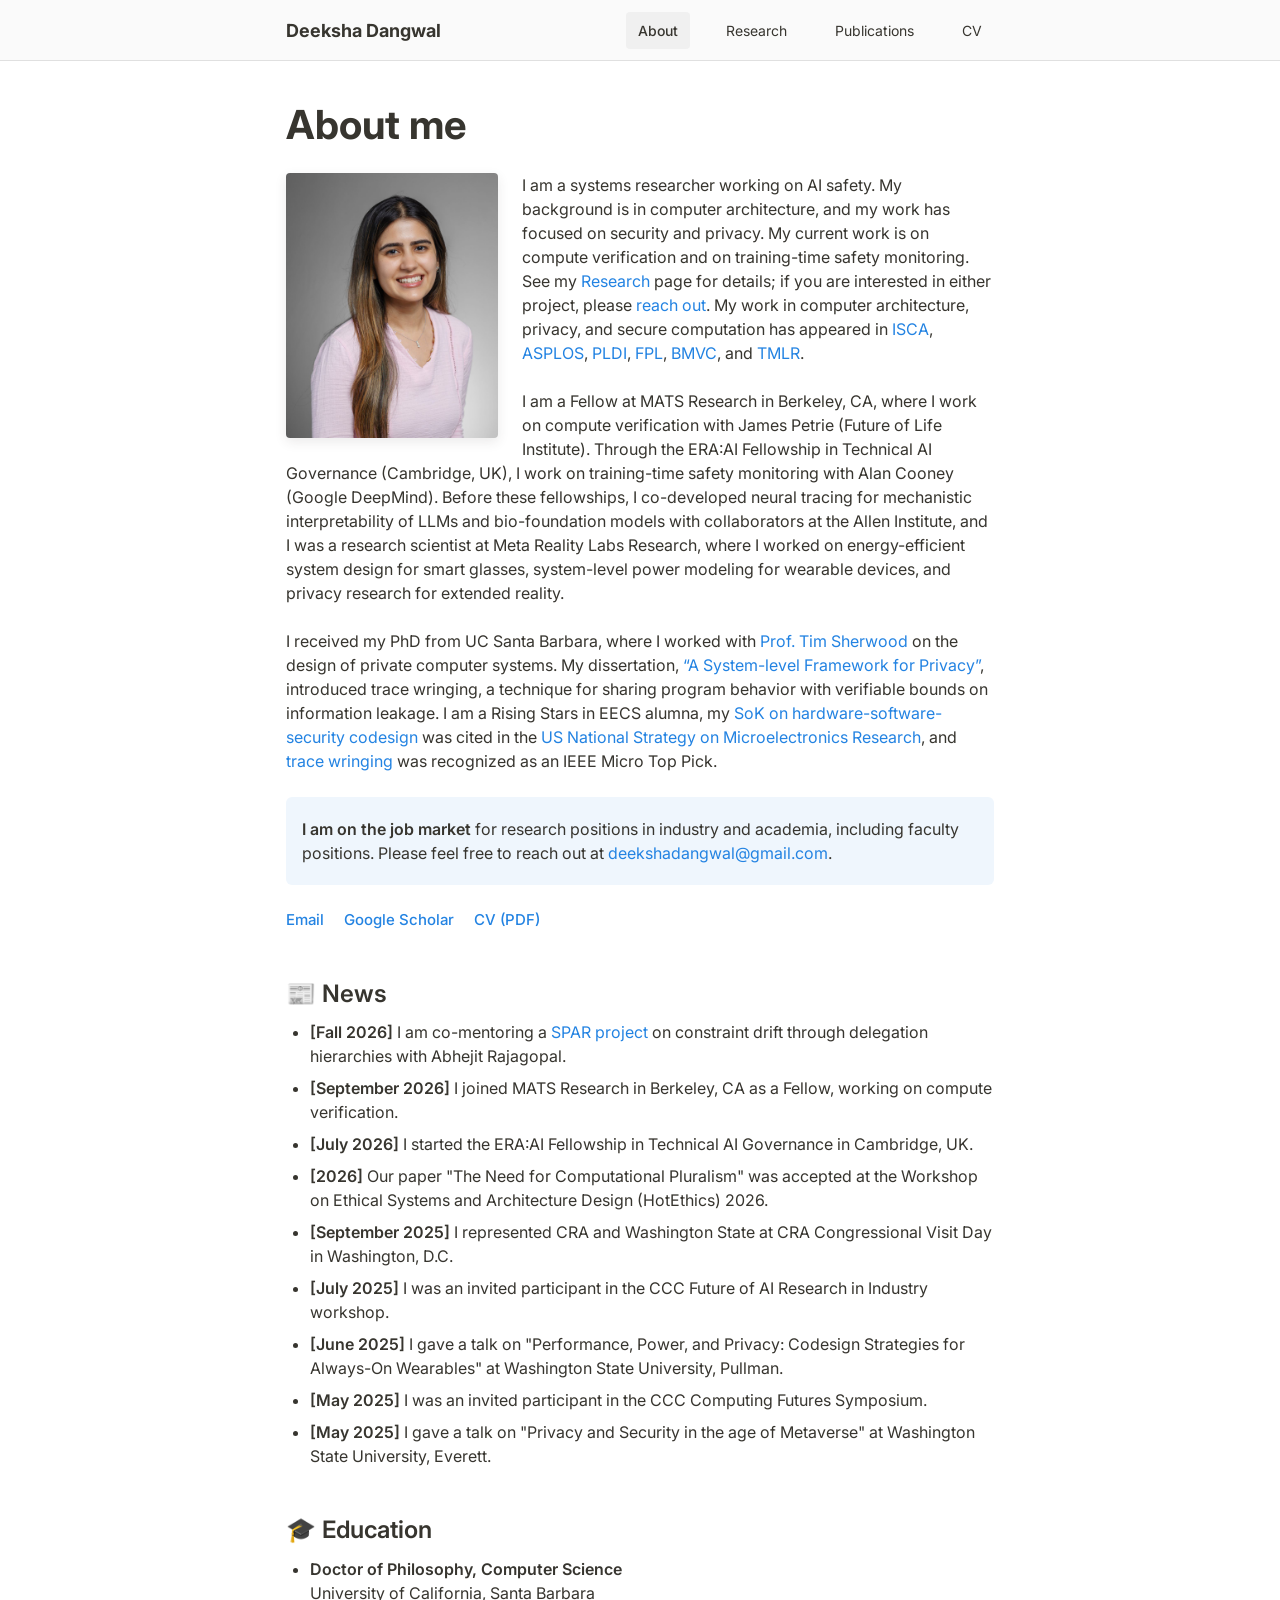
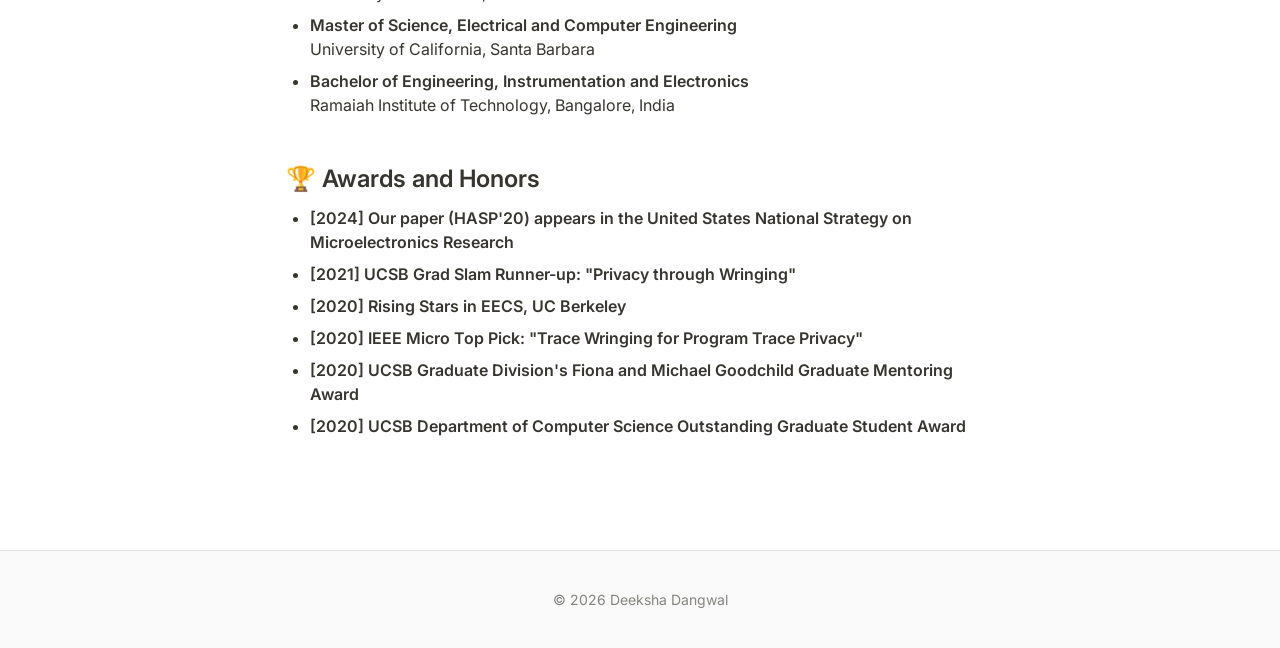
<file: index.html>
<!DOCTYPE html>
<html lang="en">
<head>
    <meta charset="UTF-8">
    <meta name="viewport" content="width=device-width, initial-scale=1.0">
    <title>Deeksha Dangwal</title>
    <meta name="description" content="Deeksha Dangwal: systems researcher working on AI safety, with a background in computer architecture and a focus on security and privacy.">
    <meta property="og:title" content="Deeksha Dangwal">
    <meta property="og:description" content="Systems researcher working on AI safety, with a background in computer architecture and a focus on security and privacy.">
    <meta property="og:image" content="https://www.deekshadangwal.com/headshot.jpg">
    <meta property="og:url" content="https://www.deekshadangwal.com/">
    <link rel="icon" href="favicon.svg" type="image/svg+xml">
    <link rel="stylesheet" href="styles.css">
    <link rel="preconnect" href="https://fonts.googleapis.com">
    <link rel="preconnect" href="https://fonts.gstatic.com" crossorigin>
    <link href="https://fonts.googleapis.com/css2?family=Inter:wght@400;500;600;700&display=swap" rel="stylesheet">
</head>
<body class="notion-light-theme">
    <div class="notion-app-inner">
        <nav class="navigation">
            <div class="nav-container">
                <div class="nav-logo">
                    <a href="index.html">Deeksha Dangwal</a>
                </div>
                <div class="nav-links">
                    <a href="index.html" class="nav-link active">About</a>
                    <a href="research.html" class="nav-link">Research</a>
                    <a href="publications.html" class="nav-link">Publications</a>
                    <a href="deeksha_dangwal_cv.pdf" class="nav-link" target="_blank">CV</a>
                </div>
            </div>
        </nav>

        <div class="layout layout-wide">
            <main class="layout-content">
                <div class="page-content">
                    <h1 class="page-title">About me</h1>

                    <div class="profile-image">
                        <img src="headshot.jpg" alt="Deeksha Dangwal">
                    </div>

                    <div class="block-content">
                        <p>I am a systems researcher working on AI safety. My background is in computer architecture, and my work has focused on security and privacy. My current work is on compute verification and on training-time safety monitoring. See my <a href="research.html">Research</a> page for details; if you are interested in either project, please <a class="email" data-u="deekshadangwal" data-d="gmail.com">reach out</a>. My work in computer architecture, privacy, and secure computation has appeared in <a href="https://sites.cs.ucsb.edu/~sherwood/pubs/ISCA-18-charm.pdf">ISCA</a>, <a href="https://sites.cs.ucsb.edu/~sherwood/pubs/ASPLOS-19-wring.pdf">ASPLOS</a>, <a href="https://arxiv.org/pdf/2101.07841">PLDI</a>, <a href="https://sites.cs.ucsb.edu/~sherwood/pubs/FPL-17-pyrtl.pdf">FPL</a>, <a href="https://bmva-archive.org.uk/bmvc/2021/assets/papers/1603.pdf">BMVC</a>, and <a href="https://arxiv.org/pdf/2412.10448">TMLR</a>.</p>
                    </div>

                    <div class="block-content">
                        <p>I am a Fellow at MATS Research in Berkeley, CA, where I work on compute verification with James Petrie (Future of Life Institute). Through the ERA:AI Fellowship in Technical AI Governance (Cambridge, UK), I work on training-time safety monitoring with Alan Cooney (Google DeepMind). Before these fellowships, I co-developed neural tracing for mechanistic interpretability of LLMs and bio-foundation models with collaborators at the Allen Institute, and I was a research scientist at Meta Reality Labs Research, where I worked on energy-efficient system design for smart glasses, system-level power modeling for wearable devices, and privacy research for extended reality.</p>
                    </div>

                    <div class="block-content">
                        <p>I received my PhD from UC Santa Barbara, where I worked with <a href="https://sites.cs.ucsb.edu/~sherwood/">Prof. Tim Sherwood</a> on the design of private computer systems. My dissertation, <a href="https://www.proquest.com/docview/2923629631">&ldquo;A System-level Framework for Privacy&rdquo;</a>, introduced trace wringing, a technique for sharing program behavior with verifiable bounds on information leakage. I am a Rising Stars in EECS alumna, my <a href="https://arxiv.org/pdf/2105.00378">SoK on hardware-software-security codesign</a> was cited in the <a href="https://www.nitrd.gov/pubs/National-Strategy-on-Microelectronics-Research-March-2024.pdf">US National Strategy on Microelectronics Research</a>, and <a href="https://sites.cs.ucsb.edu/~sherwood/pubs/IEEEMicro-20-wringing.pdf">trace wringing</a> was recognized as an IEEE Micro Top Pick.</p>
                    </div>

                    <div class="block-content callout">
                        <p><strong>I am on the job market</strong> for research positions in industry and academia, including faculty positions. Please feel free to reach out at <a class="email email-text" data-u="deekshadangwal" data-d="gmail.com">deekshadangwal [at] gmail [dot] com</a>.</p>
                    </div>

                    <div class="block-content contact-row">
                        <a class="email" data-u="deekshadangwal" data-d="gmail.com">Email</a>
                        <a href="https://scholar.google.com/citations?user=11KckrAAAAAJ&hl=en">Google Scholar</a>
                        <a href="deeksha_dangwal_cv.pdf" target="_blank">CV (PDF)</a>
                    </div>

                    <div class="block-content">
                        <h2>📰 News</h2>
                        <ul>
                            <li><strong>[Fall 2026]</strong> I am co-mentoring a <a href="https://sparai.org/projects/f26/recIHq2myqMGSkiHs/">SPAR project</a> on constraint drift through delegation hierarchies with Abhejit Rajagopal.</li>
                            <li><strong>[September 2026]</strong> I joined MATS Research in Berkeley, CA as a Fellow, working on compute verification.</li>
                            <li><strong>[July 2026]</strong> I started the ERA:AI Fellowship in Technical AI Governance in Cambridge, UK.</li>
                            <li><strong>[2026]</strong> Our paper "The Need for Computational Pluralism" was accepted at the Workshop on Ethical Systems and Architecture Design (HotEthics) 2026.</li>
                            <li><strong>[September 2025]</strong> I represented CRA and Washington State at CRA Congressional Visit Day in Washington, D.C.</li>
                            <li><strong>[July 2025]</strong> I was an invited participant in the CCC Future of AI Research in Industry workshop.</li>
                            <li><strong>[June 2025]</strong> I gave a talk on "Performance, Power, and Privacy: Codesign Strategies for Always-On Wearables" at Washington State University, Pullman.</li>
                            <li><strong>[May 2025]</strong> I was an invited participant in the CCC Computing Futures Symposium.</li>
                            <li><strong>[May 2025]</strong> I gave a talk on "Privacy and Security in the age of Metaverse" at Washington State University, Everett.</li>
                        </ul>
                    </div>

                    <div class="block-content">
                        <h2>🎓 Education</h2>
                        <ul>
                            <li>
                                <strong>Doctor of Philosophy, Computer Science</strong><br>
                                University of California, Santa Barbara
                            </li>
                            <li>
                                <strong>Master of Science, Electrical and Computer Engineering</strong><br>
                                University of California, Santa Barbara
                            </li>
                            <li>
                                <strong>Bachelor of Engineering, Instrumentation and Electronics</strong><br>
                                Ramaiah Institute of Technology, Bangalore, India
                            </li>
                        </ul>
                    </div>

                    <div class="block-content">
                        <h2>🏆 Awards and Honors</h2>
                        <ul>
                            <li><strong>[2024] Our paper (HASP'20) appears in the United States National Strategy on Microelectronics Research</strong></li>
                            <li><strong>[2021] UCSB Grad Slam Runner-up: "Privacy through Wringing"</strong></li>
                            <li><strong>[2020] Rising Stars in EECS, UC Berkeley</strong></li>
                            <li><strong>[2020] IEEE Micro Top Pick: "Trace Wringing for Program Trace Privacy"</strong></li>
                            <li><strong>[2020] UCSB Graduate Division's Fiona and Michael Goodchild Graduate Mentoring Award</strong></li>
                            <li><strong>[2020] UCSB Department of Computer Science Outstanding Graduate Student Award</strong></li>
                        </ul>
                    </div>
                </div>
            </main>
        </div>

        <footer class="footer">
            <div class="footer-content">
                <p>© 2026 Deeksha Dangwal</p>
            </div>
        </footer>
    </div>
    <script>
        document.querySelectorAll('a.email').forEach(function (a) {
            var addr = a.dataset.u + '@' + a.dataset.d;
            a.href = 'mailto:' + addr;
            if (a.classList.contains('email-text')) { a.textContent = addr; }
        });
    </script>
</body>
</html>
</file>
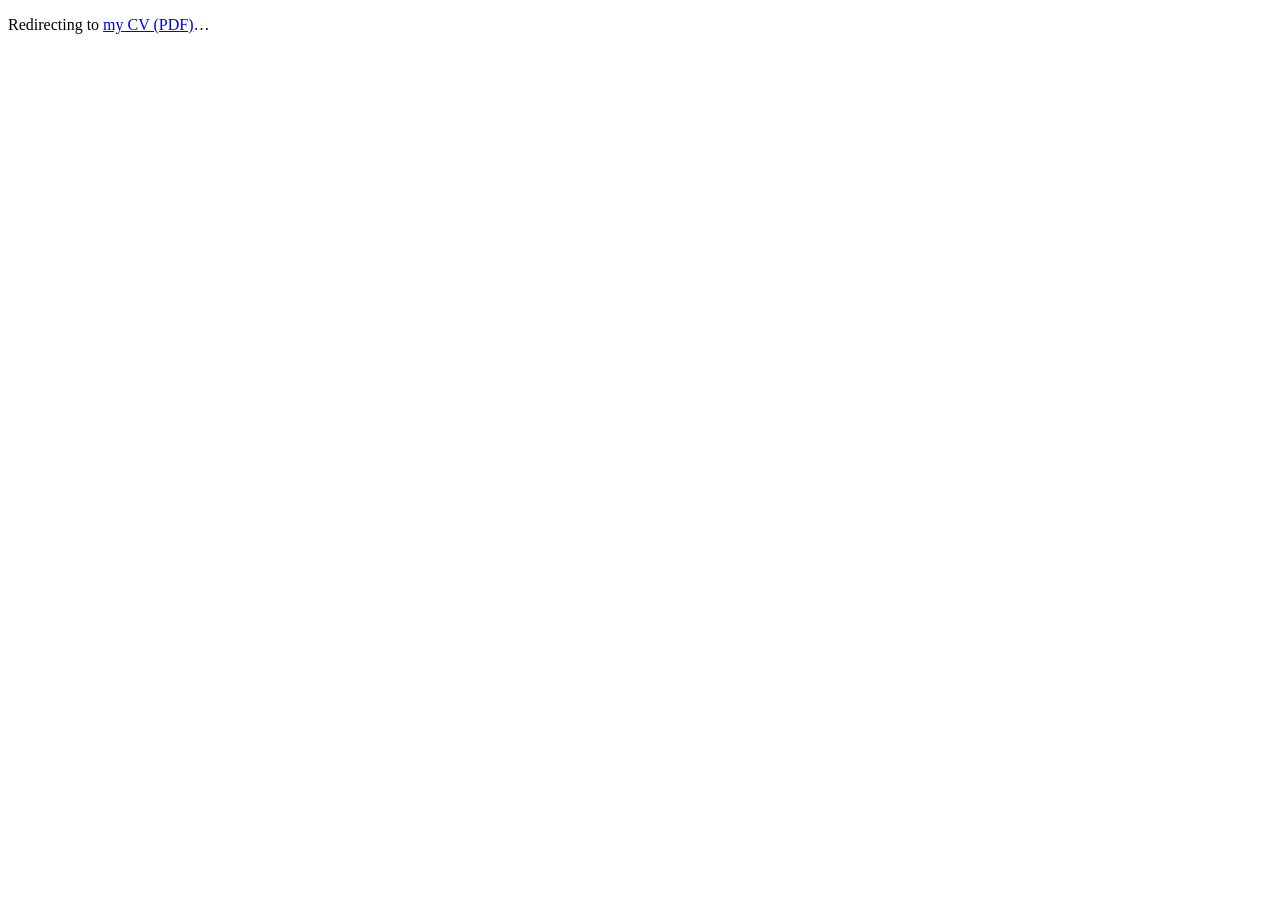
<file: cv.html>
<!DOCTYPE html>
<html lang="en">
<head>
    <meta charset="UTF-8">
    <title>CV - Deeksha Dangwal</title>
    <link rel="icon" href="favicon.svg" type="image/svg+xml">
    <meta http-equiv="refresh" content="0; url=deeksha_dangwal_cv.pdf">
    <link rel="canonical" href="https://www.deekshadangwal.com/deeksha_dangwal_cv.pdf">
</head>
<body>
    <p>Redirecting to <a href="deeksha_dangwal_cv.pdf">my CV (PDF)</a>…</p>
</body>
</html>
</file>
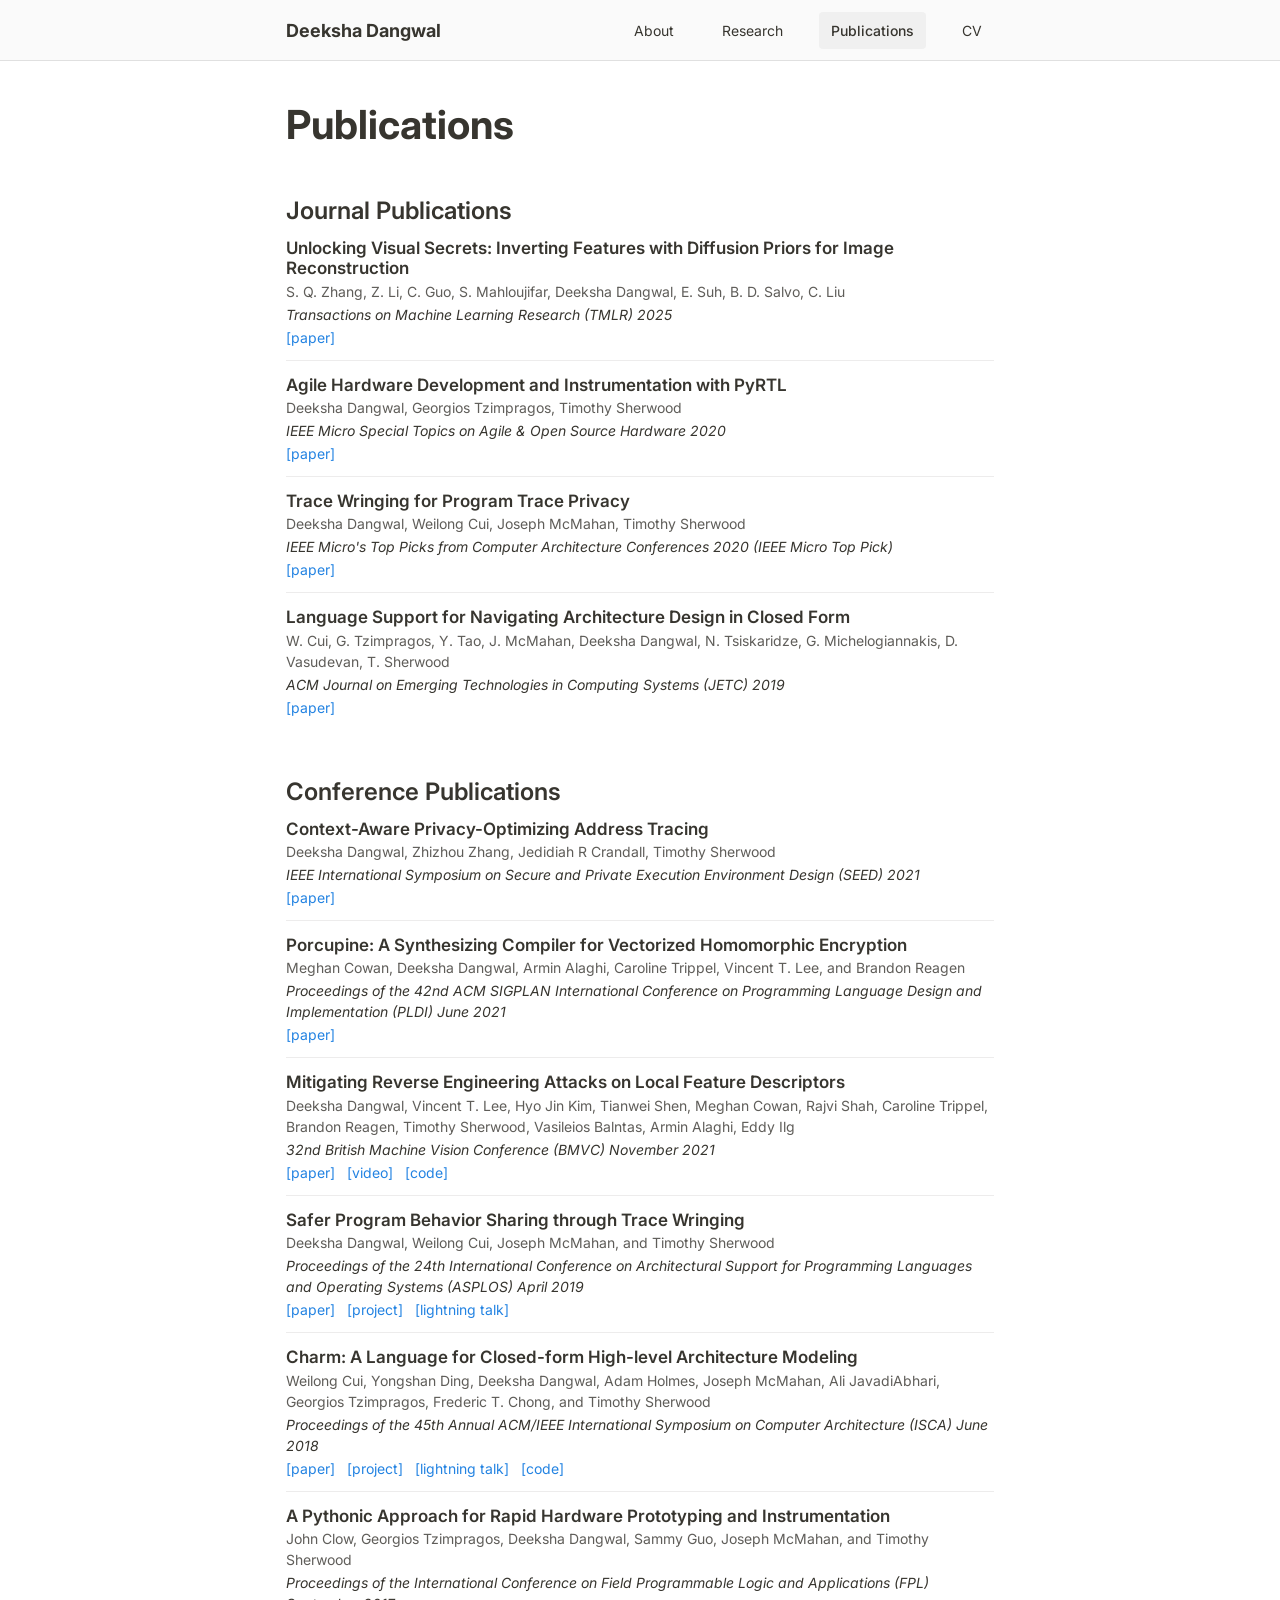
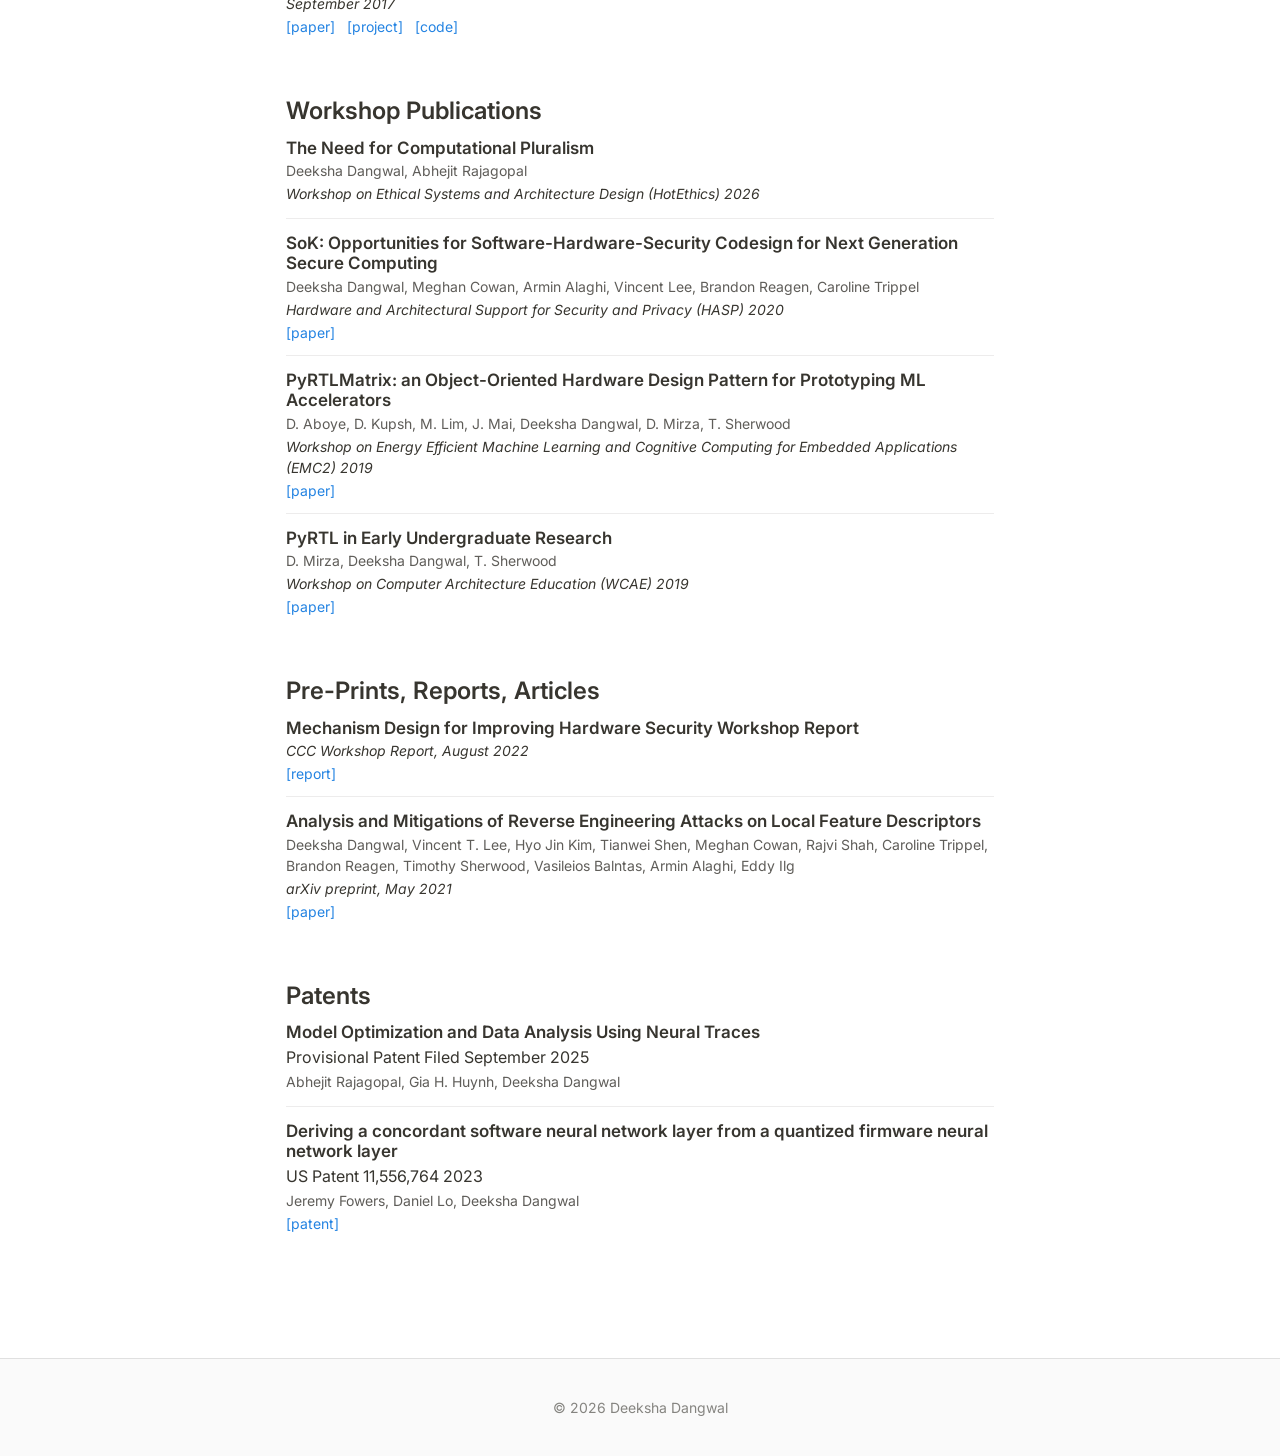
<file: publications.html>
<!DOCTYPE html>
<html lang="en">
<head>
    <meta charset="UTF-8">
    <meta name="viewport" content="width=device-width, initial-scale=1.0">
    <title>Publications - Deeksha Dangwal</title>
    <link rel="icon" href="favicon.svg" type="image/svg+xml">
    <link rel="stylesheet" href="styles.css">
    <link rel="preconnect" href="https://fonts.googleapis.com">
    <link rel="preconnect" href="https://fonts.gstatic.com" crossorigin>
    <link href="https://fonts.googleapis.com/css2?family=Inter:wght@400;500;600;700&display=swap" rel="stylesheet">
</head>
<body class="notion-light-theme">
    <div class="notion-app-inner">
        <nav class="navigation">
            <div class="nav-container">
                <div class="nav-logo">
                    <a href="index.html">Deeksha Dangwal</a>
                </div>
                <div class="nav-links">
                    <a href="index.html" class="nav-link">About</a>
                    <a href="research.html" class="nav-link">Research</a>
                    <a href="publications.html" class="nav-link active">Publications</a>
                    <a href="deeksha_dangwal_cv.pdf" class="nav-link" target="_blank">CV</a>
                </div>
            </div>
        </nav>

        <div class="layout layout-wide">
            <main class="layout-content">
                <div class="page-content">
                    <h1 class="page-title">Publications</h1>

                    <div class="block-content">
                        <h2>Journal Publications</h2>
                        
                        <div class="publication">
                            <h3>Unlocking Visual Secrets: Inverting Features with Diffusion Priors for Image Reconstruction</h3>
                            <p class="publication-authors">S. Q. Zhang, Z. Li, C. Guo, S. Mahloujifar, Deeksha Dangwal, E. Suh, B. D. Salvo, C. Liu</p>
                            <p class="publication-venue">Transactions on Machine Learning Research (TMLR) 2025</p>
                            <div class="publication-links">
                                <a href="https://arxiv.org/pdf/2412.10448" class="notion-link">[paper]</a>
                            </div>
                        </div>

                        <div class="publication">
                            <h3>Agile Hardware Development and Instrumentation with PyRTL</h3>
                            <p class="publication-authors">Deeksha Dangwal, Georgios Tzimpragos, Timothy Sherwood</p>
                            <p class="publication-venue">IEEE Micro Special Topics on Agile & Open Source Hardware 2020</p>
                            <div class="publication-links">
                                <a href="https://ieeexplore.ieee.org/document/9099999" class="notion-link">[paper]</a>
                            </div>
                        </div>

                        <div class="publication">
                            <h3>Trace Wringing for Program Trace Privacy</h3>
                            <p class="publication-authors">Deeksha Dangwal, Weilong Cui, Joseph McMahan, Timothy Sherwood</p>
                            <p class="publication-venue">IEEE Micro's Top Picks from Computer Architecture Conferences 2020 (IEEE Micro Top Pick)</p>
                            <div class="publication-links">
                                <a href="https://sites.cs.ucsb.edu/~sherwood/pubs/IEEEMicro-20-wringing.pdf" class="notion-link">[paper]</a>
                            </div>
                        </div>

                        <div class="publication">
                            <h3>Language Support for Navigating Architecture Design in Closed Form</h3>
                            <p class="publication-authors">W. Cui, G. Tzimpragos, Y. Tao, J. McMahan, Deeksha Dangwal, N. Tsiskaridze, G. Michelogiannakis, D. Vasudevan, T. Sherwood</p>
                            <p class="publication-venue">ACM Journal on Emerging Technologies in Computing Systems (JETC) 2019</p>
                            <div class="publication-links">
                                <a href="https://dl.acm.org/doi/pdf/10.1145/3360047" class="notion-link">[paper]</a>
                            </div>
                        </div>
                    </div>

                    <div class="block-content">
                        <h2>Conference Publications</h2>
                        
                        <div class="publication">
                            <h3>Context-Aware Privacy-Optimizing Address Tracing</h3>
                            <p class="publication-authors">Deeksha Dangwal, Zhizhou Zhang, Jedidiah R Crandall, Timothy Sherwood</p>
                            <p class="publication-venue">IEEE International Symposium on Secure and Private Execution Environment Design (SEED) 2021</p>
                            <div class="publication-links">
                                <a href="https://ieeexplore.ieee.org/document/9604789" class="notion-link">[paper]</a>
                            </div>
                        </div>

                        <div class="publication">
                            <h3>Porcupine: A Synthesizing Compiler for Vectorized Homomorphic Encryption</h3>
                            <p class="publication-authors">Meghan Cowan, Deeksha Dangwal, Armin Alaghi, Caroline Trippel, Vincent T. Lee, and Brandon Reagen</p>
                            <p class="publication-venue">Proceedings of the 42nd ACM SIGPLAN International Conference on Programming Language Design and Implementation (PLDI) June 2021</p>
                            <!-- <p class="publication-description">Developed a technique for safely sharing program execution traces while preserving privacy. Recognized as an IEEE Micro Top Pick in 2020.</p> -->
                            <div class="publication-links">
                                <a href="https://arxiv.org/pdf/2101.07841" class="notion-link">[paper]</a>
                                <!-- <a href="#" class="notion-link">[video]</a>
                                <a href="#" class="notion-link">[code]</a> -->
                            </div>
                        </div>

                        <div class="publication">
                            <h3>Mitigating Reverse Engineering Attacks on Local Feature Descriptors</h3>
                            <p class="publication-authors">Deeksha Dangwal, Vincent T. Lee, Hyo Jin Kim, Tianwei Shen, Meghan Cowan, Rajvi Shah, Caroline Trippel, Brandon Reagen, Timothy Sherwood, Vasileios Balntas, Armin Alaghi, Eddy Ilg</p>
                            <p class="publication-venue">32nd British Machine Vision Conference (BMVC) November 2021</p>
                            <!-- <p class="publication-description">Developed a technique for safely sharing program execution traces while preserving privacy. Recognized as an IEEE Micro Top Pick in 2020.</p> -->
                            <div class="publication-links">
                                <a href="https://bmva-archive.org.uk/bmvc/2021/assets/papers/1603.pdf" class="notion-link">[paper]</a>
                                <a href="https://bmva-archive.org.uk/bmvc/2021/conference/papers/paper_1603.html" class="notion-link">[video]</a>
                                <a href="https://bmva-archive.org.uk/bmvc/2021/assets/supp/1603_supp.zip" class="notion-link">[code]</a>
                            </div>
                        </div>
                        

                        <div class="publication">
                            <h3>Safer Program Behavior Sharing through Trace Wringing</h3>
                            <p class="publication-authors">Deeksha Dangwal, Weilong Cui, Joseph McMahan, and Timothy Sherwood</p>
                            <p class="publication-venue">Proceedings of the 24th International Conference on Architectural Support for Programming Languages and Operating Systems (ASPLOS) April 2019</p>
                            <!-- <p class="publication-description">Introduced novel techniques for extreme model compression and near-sensor processing for AR glasses, achieving 10x power reduction.</p> -->
                            <div class="publication-links">
                                <a href="https://sites.cs.ucsb.edu/~sherwood/pubs/ASPLOS-19-wring.pdf" class="notion-link">[paper]</a>
                                <a href="https://www.arch.cs.ucsb.edu/trace-wringing" class="notion-link">[project]</a>
                                <a href="https://www.youtube.com/watch?v=voulS9LIorw" class="notion-link">[lightning talk]</a>
                            </div>
                        </div>

                        <div class="publication">
                            <h3>Charm: A Language for Closed-form High-level Architecture Modeling</h3>
                            <p class="publication-authors">Weilong Cui, Yongshan Ding, Deeksha Dangwal, Adam Holmes, Joseph McMahan, Ali JavadiAbhari, Georgios Tzimpragos, Frederic T. Chong, and Timothy Sherwood</p>
                            <p class="publication-venue">Proceedings of the 45th Annual ACM/IEEE International Symposium on Computer Architecture (ISCA) June 2018</p>
                            <!-- <p class="publication-description">Introduced novel techniques for extreme model compression and near-sensor processing for AR glasses, achieving 10x power reduction.</p> -->
                            <div class="publication-links">
                                <a href="https://sites.cs.ucsb.edu/~sherwood/pubs/ISCA-18-charm.pdf" class="notion-link">[paper]</a>
                                <a href="https://www.arch.cs.ucsb.edu/charm" class="notion-link">[project]</a>
                                <a href="https://www.youtube.com/watch?v=CzqB6ZvykSA" class="notion-link">[lightning talk] </a>
                                <a href="https://github.com/UCSBarchlab/Charm" class="notion-link">[code]</a>
                                
                            </div>
                        </div>

                        <div class="publication">
                            <h3>A Pythonic Approach for Rapid Hardware Prototyping and Instrumentation</h3>
                            <p class="publication-authors">John Clow, Georgios Tzimpragos, Deeksha Dangwal, Sammy Guo, Joseph McMahan, and Timothy Sherwood</p>
                            <p class="publication-venue">Proceedings of the International Conference on Field Programmable Logic and Applications (FPL) September 2017</p>
                            <!-- <p class="publication-description">Introduced novel techniques for extreme model compression and near-sensor processing for AR glasses, achieving 10x power reduction.</p> -->
                            <div class="publication-links">
                                <a href="https://sites.cs.ucsb.edu/~sherwood/pubs/FPL-17-pyrtl.pdf" class="notion-link">[paper]</a>
                                <a href="https://ucsbarchlab.github.io/PyRTL/" class="notion-link">[project]</a>
                                <a href="https://github.com/UCSBarchlab/PyRTL" class="notion-link">[code]</a>
                                
                            </div>
                        </div>
                        
                        <!-- Add more publications as needed -->
                    </div>
                    
                    <div class="block-content">
                        <h2>Workshop Publications</h2>

                        <div class="publication">
                            <h3>The Need for Computational Pluralism</h3>
                            <p class="publication-authors">Deeksha Dangwal, Abhejit Rajagopal</p>
                            <p class="publication-venue">Workshop on Ethical Systems and Architecture Design (HotEthics) 2026</p>
                        </div>

                        <div class="publication">
                            <h3>SoK: Opportunities for Software-Hardware-Security Codesign for Next Generation Secure Computing</h3>
                            <p class="publication-authors">Deeksha Dangwal, Meghan Cowan, Armin Alaghi, Vincent Lee, Brandon Reagen, Caroline Trippel</p>
                            <p class="publication-venue">Hardware and Architectural Support for Security and Privacy (HASP) 2020</p>
                            <div class="publication-links">
                                <a href="https://arxiv.org/pdf/2105.00378" class="notion-link">[paper]</a>
                            </div>
                        </div>

                        <div class="publication">
                            <h3>PyRTLMatrix: an Object-Oriented Hardware Design Pattern for Prototyping ML Accelerators</h3>
                            <p class="publication-authors">D. Aboye, D. Kupsh, M. Lim, J. Mai, Deeksha Dangwal, D. Mirza, T. Sherwood</p>
                            <p class="publication-venue">Workshop on Energy Efficient Machine Learning and Cognitive Computing for Embedded Applications (EMC2) 2019</p>
                            <div class="publication-links">
                                <a href="https://sites.cs.ucsb.edu/~sherwood/pubs/EMC2-19-pyrtl-matrix.pdf" class="notion-link">[paper]</a>
                            </div>
                        </div>

                        <div class="publication">
                            <h3>PyRTL in Early Undergraduate Research</h3>
                            <p class="publication-authors">D. Mirza, Deeksha Dangwal, T. Sherwood</p>
                            <p class="publication-venue">Workshop on Computer Architecture Education (WCAE) 2019</p>
                            <div class="publication-links">
                                <a href="https://dl.acm.org/doi/10.1145/3338698.3338890" class="notion-link">[paper]</a>
                            </div>
                        </div>
                    </div>
                    
                    <div class="block-content">
                        <h2>Pre-Prints, Reports, Articles</h2>

                        <div class="publication">
                            <h3>Mechanism Design for Improving Hardware Security Workshop Report</h3>
                            <p class="publication-venue">CCC Workshop Report, August 2022</p>
                            <div class="publication-links">
                                <a href="https://cra.org/ccc/wp-content/uploads/sites/2/2023/04/01378-Mechanism-Design-Workshop-Report.pdf" class="notion-link">[report]</a>
                            </div>
                        </div>

                        <div class="publication">
                            <h3>Analysis and Mitigations of Reverse Engineering Attacks on Local Feature Descriptors</h3>
                            <p class="publication-authors">Deeksha Dangwal, Vincent T. Lee, Hyo Jin Kim, Tianwei Shen, Meghan Cowan, Rajvi Shah, Caroline Trippel, Brandon Reagen, Timothy Sherwood, Vasileios Balntas, Armin Alaghi, Eddy Ilg</p>
                            <p class="publication-venue">arXiv preprint, May 2021</p>
                            <div class="publication-links">
                                <a href="https://arxiv.org/abs/2105.03812" class="notion-link">[paper]</a>
                            </div>
                        </div>
                    </div>

                    <div class="block-content">
                        <h2>Patents</h2>

                        <div class="publication">
                            <h3>Model Optimization and Data Analysis Using Neural Traces</h3>
                            <p class="publication-details">Provisional Patent Filed September 2025</p>
                            <p class="publication-authors">Abhejit Rajagopal, Gia H. Huynh, Deeksha Dangwal</p>
                        </div>

                        <div class="publication">
                            <h3>Deriving a concordant software neural network layer from a quantized firmware neural network layer</h3>
                            <p class="publication-details">US Patent 11,556,764 2023</p>
                            <p class="publication-authors">Jeremy Fowers, Daniel Lo, Deeksha Dangwal</p>
                            <div class="publication-links">
                                <a href="https://patents.google.com/patent/US11556764B2/en" class="notion-link">[patent]</a>
                            </div>
                        </div>
                    </div>
                </div>
            </main>
        </div>
        
        <footer class="footer">
            <div class="footer-content">
                <p>© 2026 Deeksha Dangwal</p>
            </div>
        </footer>
    </div>
</body>
</html>
</file>
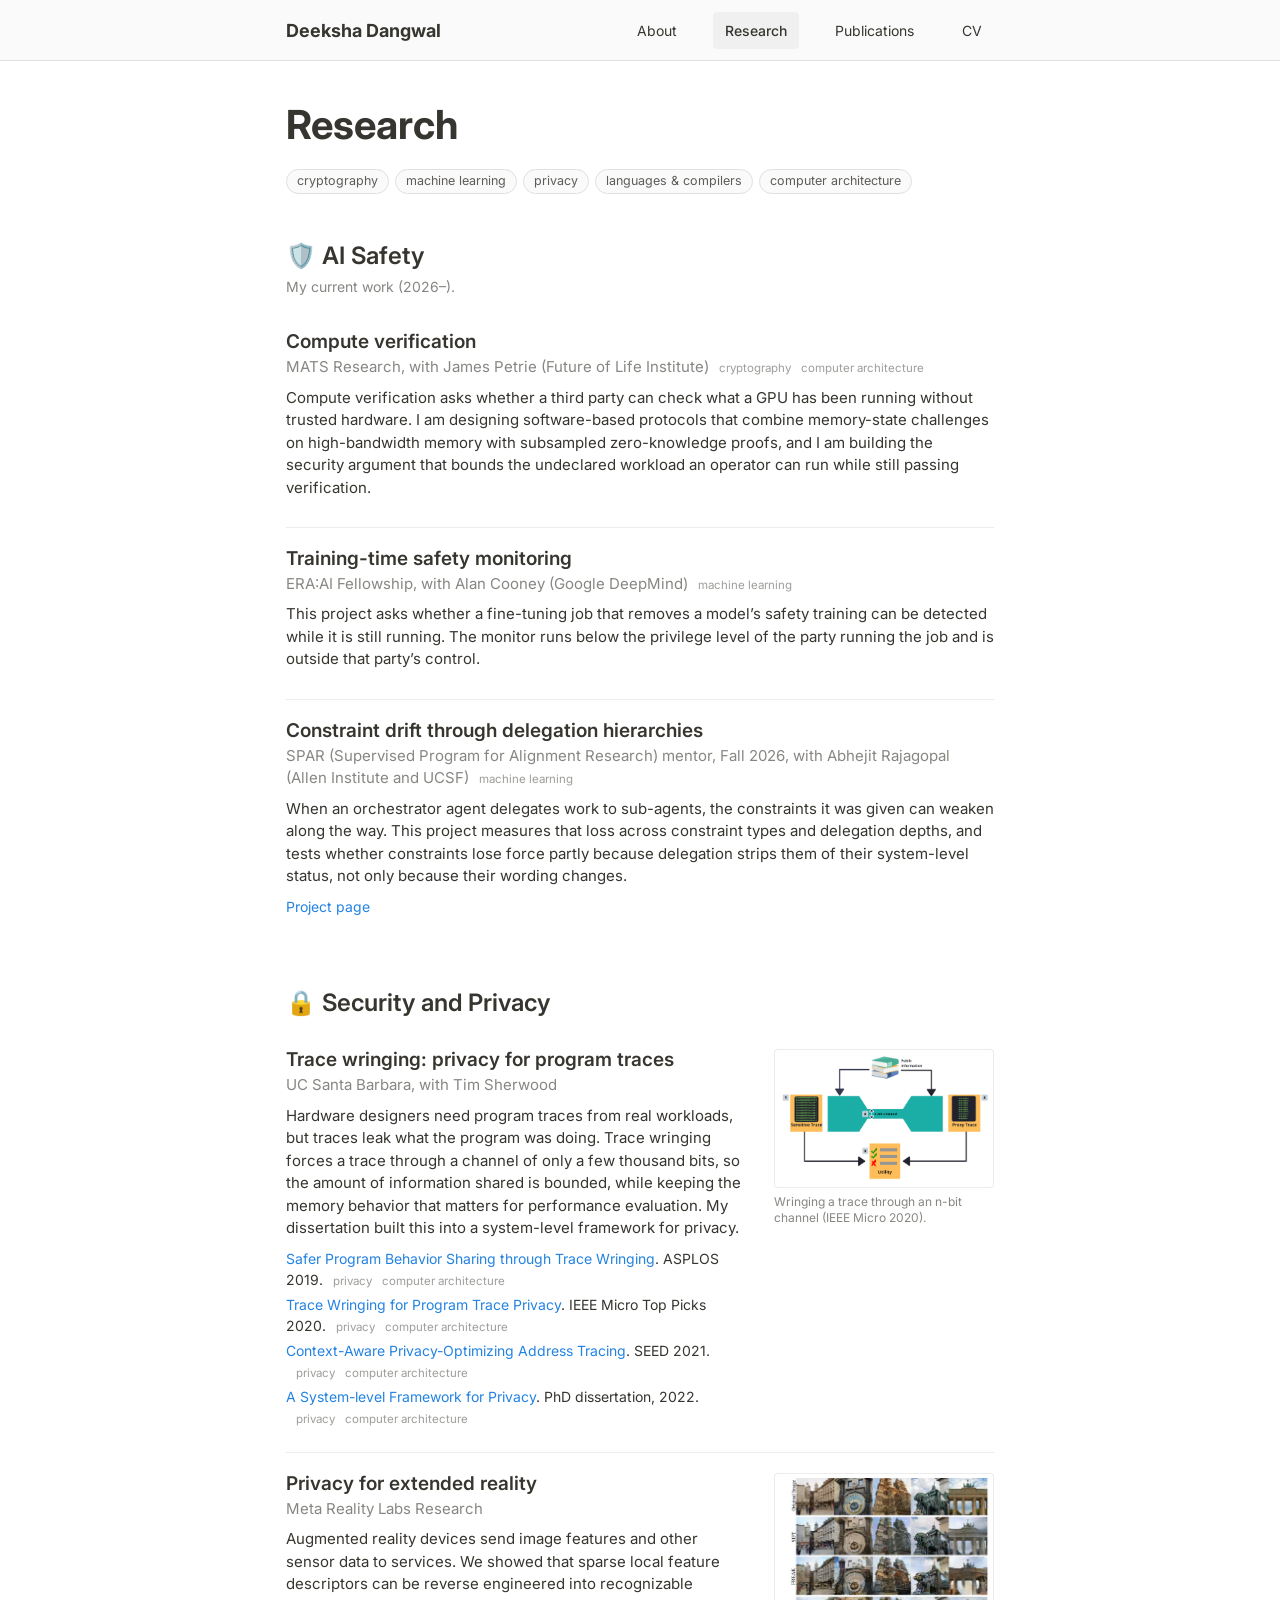
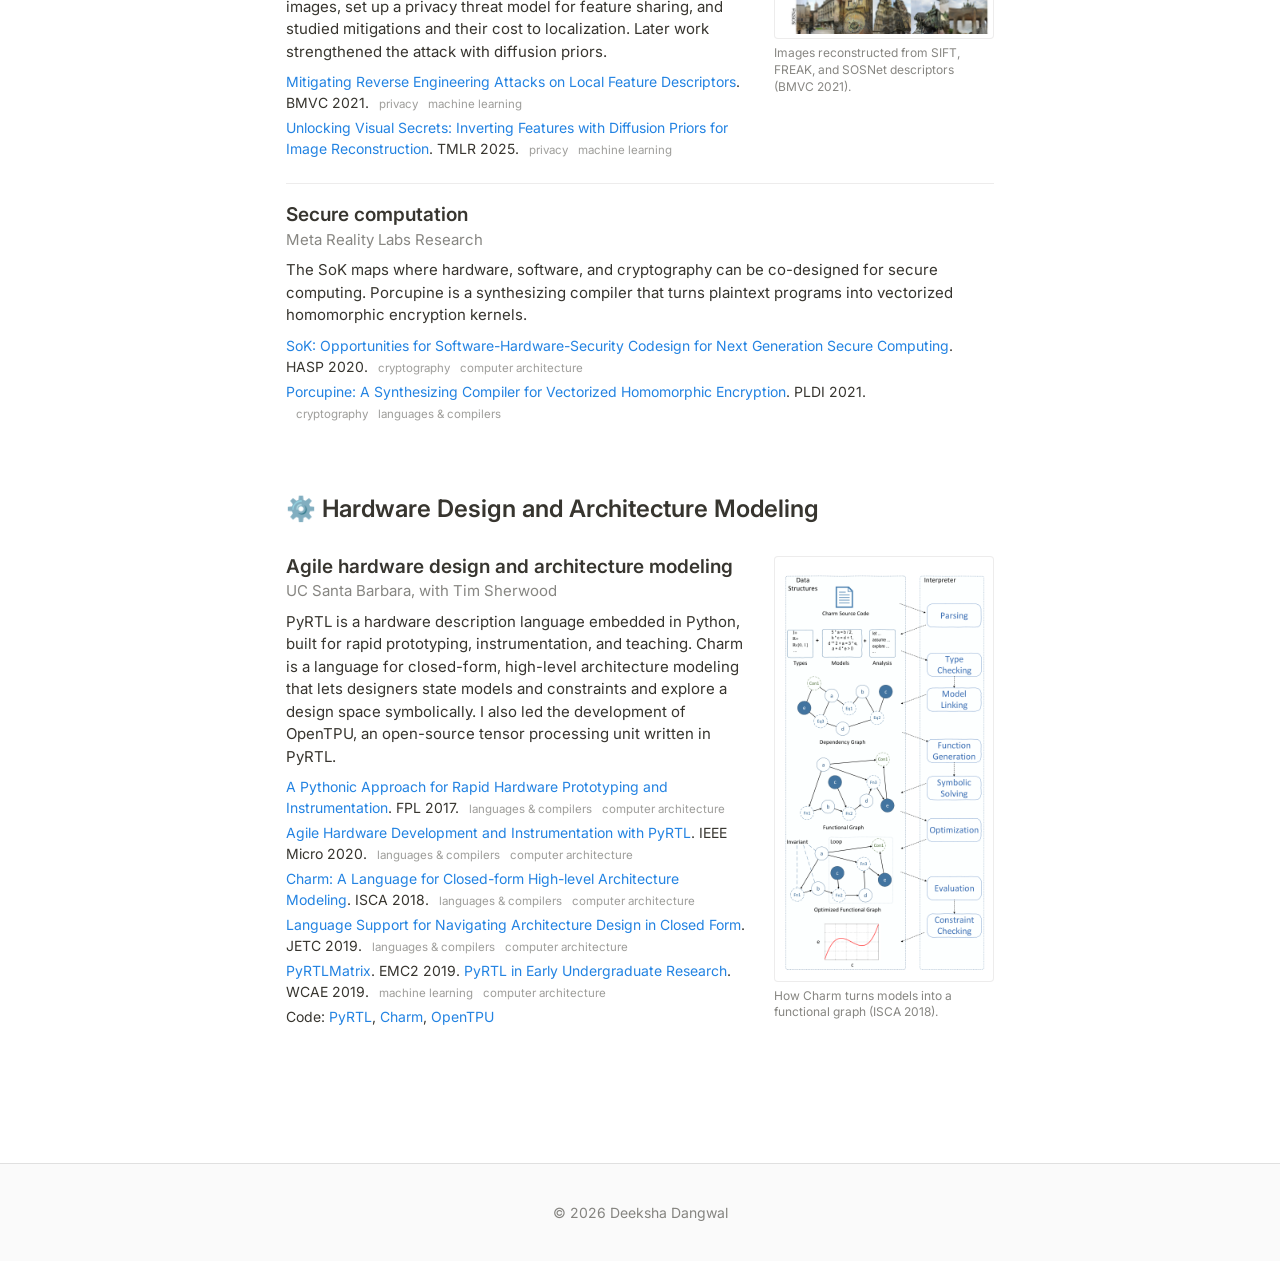
<file: research.html>
<!DOCTYPE html>
<html lang="en">
<head>
    <meta charset="UTF-8">
    <meta name="viewport" content="width=device-width, initial-scale=1.0">
    <title>Research - Deeksha Dangwal</title>
    <meta name="description" content="Research areas and selected papers of Deeksha Dangwal: AI safety (compute verification, training-time safety monitoring), security and privacy (trace wringing, extended reality, secure computation), and hardware design and architecture modeling.">
    <link rel="icon" href="favicon.svg" type="image/svg+xml">
    <link rel="stylesheet" href="styles.css">
    <link rel="preconnect" href="https://fonts.googleapis.com">
    <link rel="preconnect" href="https://fonts.gstatic.com" crossorigin>
    <link href="https://fonts.googleapis.com/css2?family=Inter:wght@400;500;600;700&display=swap" rel="stylesheet">
</head>
<body class="notion-light-theme">
    <div class="notion-app-inner">
        <nav class="navigation">
            <div class="nav-container">
                <div class="nav-logo">
                    <a href="index.html">Deeksha Dangwal</a>
                </div>
                <div class="nav-links">
                    <a href="index.html" class="nav-link">About</a>
                    <a href="research.html" class="nav-link active">Research</a>
                    <a href="publications.html" class="nav-link">Publications</a>
                    <a href="deeksha_dangwal_cv.pdf" class="nav-link" target="_blank">CV</a>
                </div>
            </div>
        </nav>

        <div class="layout layout-wide">
            <main class="layout-content">
                <div class="page-content">
                    <h1 class="page-title">Research</h1>

                    <div class="tag-bar" role="group" aria-label="Filter by topic">                        <button type="button" class="tag" data-tag="cryptography" aria-pressed="false">cryptography</button>
                        <button type="button" class="tag" data-tag="machine-learning" aria-pressed="false">machine learning</button>
                        <button type="button" class="tag" data-tag="privacy" aria-pressed="false">privacy</button>
                        <button type="button" class="tag" data-tag="languages-compilers" aria-pressed="false">languages &amp; compilers</button>
                        <button type="button" class="tag" data-tag="computer-architecture" aria-pressed="false">computer architecture</button>
                        <button type="button" class="tag tag-clear" id="tag-clear" aria-hidden="true" aria-label="Clear filters" title="Clear filters">&times; clear</button>
                    </div>

                    <div class="block-content" id="current-work">
                        <h2>🛡️ AI Safety</h2>
                        <p class="section-note">My current work (2026–).</p>

                        <div class="vignette" data-tags="cryptography computer-architecture">
                            <div class="vignette-text">
                                <h3>Compute verification</h3>
                                <p class="vignette-meta">MATS Research, with James Petrie (Future of Life Institute)</p>
                                <p>Compute verification asks whether a third party can check what a GPU has been running without trusted hardware. I am designing software-based protocols that combine memory-state challenges on high-bandwidth memory with subsampled zero-knowledge proofs, and I am building the security argument that bounds the undeclared workload an operator can run while still passing verification.</p>
                            </div>
                        </div>

                        <div class="vignette" data-tags="machine-learning">
                            <div class="vignette-text">
                                <h3>Training-time safety monitoring</h3>
                                <p class="vignette-meta">ERA:AI Fellowship, with Alan Cooney (Google DeepMind)</p>
                                <p>This project asks whether a fine-tuning job that removes a model&rsquo;s safety training can be detected while it is still running. The monitor runs below the privilege level of the party running the job and is outside that party&rsquo;s control.</p>
                            </div>
                        </div>

                        <div class="vignette" data-tags="machine-learning">
                            <div class="vignette-text">
                                <h3>Constraint drift through delegation hierarchies</h3>
                                <p class="vignette-meta">SPAR (Supervised Program for Alignment Research) mentor, Fall 2026, with Abhejit Rajagopal (Allen Institute and UCSF)</p>
                                <p>When an orchestrator agent delegates work to sub-agents, the constraints it was given can weaken along the way. This project measures that loss across constraint types and delegation depths, and tests whether constraints lose force partly because delegation strips them of their system-level status, not only because their wording changes.</p>
                                <ul class="vignette-papers">
                                    <li><a href="https://sparai.org/projects/f26/recIHq2myqMGSkiHs/">Project page</a></li>
                                </ul>
                            </div>
                        </div>
                    </div>

                    <div class="block-content" id="security-privacy">
                        <h2>🔒 Security and Privacy</h2>

                        <div class="vignette" data-tags="privacy computer-architecture">
                            <div class="vignette-text">
                                <h3>Trace wringing: privacy for program traces</h3>
                                <p class="vignette-meta">UC Santa Barbara, with Tim Sherwood</p>
                                <p>Hardware designers need program traces from real workloads, but traces leak what the program was doing. Trace wringing forces a trace through a channel of only a few thousand bits, so the amount of information shared is bounded, while keeping the memory behavior that matters for performance evaluation. My dissertation built this into a system-level framework for privacy.</p>
                                <ul class="vignette-papers">
                                    <li data-tags="privacy computer-architecture"><a href="https://sites.cs.ucsb.edu/~sherwood/pubs/ASPLOS-19-wring.pdf">Safer Program Behavior Sharing through Trace Wringing</a>. ASPLOS 2019.</li>
                                    <li data-tags="privacy computer-architecture"><a href="https://sites.cs.ucsb.edu/~sherwood/pubs/IEEEMicro-20-wringing.pdf">Trace Wringing for Program Trace Privacy</a>. IEEE Micro Top Picks 2020.</li>
                                    <li data-tags="privacy computer-architecture"><a href="https://ieeexplore.ieee.org/document/9604789">Context-Aware Privacy-Optimizing Address Tracing</a>. SEED 2021.</li>
                                    <li data-tags="privacy computer-architecture"><a href="https://www.proquest.com/docview/2923629631">A System-level Framework for Privacy</a>. PhD dissertation, 2022.</li>
                                </ul>
                            </div>
                            <figure class="vignette-figure">
                                <img src="img/trace-wringing.png" alt="Diagram: a sensitive trace is forced through an n-bit channel, with public information and a utility check, to produce a proxy trace.">
                                <figcaption>Wringing a trace through an n-bit channel (IEEE Micro 2020).</figcaption>
                            </figure>
                        </div>

                        <div class="vignette" data-tags="privacy machine-learning">
                            <div class="vignette-text">
                                <h3>Privacy for extended reality</h3>
                                <p class="vignette-meta">Meta Reality Labs Research</p>
                                <p>Augmented reality devices send image features and other sensor data to services. We showed that sparse local feature descriptors can be reverse engineered into recognizable images, set up a privacy threat model for feature sharing, and studied mitigations and their cost to localization. Later work strengthened the attack with diffusion priors.</p>
                                <ul class="vignette-papers">
                                    <li data-tags="privacy machine-learning"><a href="https://bmva-archive.org.uk/bmvc/2021/assets/papers/1603.pdf">Mitigating Reverse Engineering Attacks on Local Feature Descriptors</a>. BMVC 2021.</li>
                                    <li data-tags="privacy machine-learning"><a href="https://arxiv.org/pdf/2412.10448">Unlocking Visual Secrets: Inverting Features with Diffusion Priors for Image Reconstruction</a>. TMLR 2025.</li>
                                </ul>
                            </div>
                            <figure class="vignette-figure">
                                <img src="img/feature-inversion.jpg" alt="Grid of landmark photos: original images in the top row, and images reconstructed from SIFT, FREAK, and SOSNet feature descriptors below.">
                                <figcaption>Images reconstructed from SIFT, FREAK, and SOSNet descriptors (BMVC 2021).</figcaption>
                            </figure>
                        </div>

                        <div class="vignette" data-tags="cryptography computer-architecture languages-compilers">
                            <div class="vignette-text">
                                <h3>Secure computation</h3>
                                <p class="vignette-meta">Meta Reality Labs Research</p>
                                <p>The SoK maps where hardware, software, and cryptography can be co-designed for secure computing. Porcupine is a synthesizing compiler that turns plaintext programs into vectorized homomorphic encryption kernels.</p>
                                <ul class="vignette-papers">
                                    <li data-tags="cryptography computer-architecture"><a href="https://arxiv.org/pdf/2105.00378">SoK: Opportunities for Software-Hardware-Security Codesign for Next Generation Secure Computing</a>. HASP 2020.</li>
                                    <li data-tags="cryptography languages-compilers"><a href="https://arxiv.org/pdf/2101.07841">Porcupine: A Synthesizing Compiler for Vectorized Homomorphic Encryption</a>. PLDI 2021.</li>
                                </ul>
                            </div>
                        </div>
                    </div>

                    <div class="block-content" id="hardware">
                        <h2>⚙️ Hardware Design and Architecture Modeling</h2>

                        <div class="vignette" data-tags="languages-compilers computer-architecture machine-learning">
                            <div class="vignette-text">
                                <h3>Agile hardware design and architecture modeling</h3>
                                <p class="vignette-meta">UC Santa Barbara, with Tim Sherwood</p>
                                <p>PyRTL is a hardware description language embedded in Python, built for rapid prototyping, instrumentation, and teaching. Charm is a language for closed-form, high-level architecture modeling that lets designers state models and constraints and explore a design space symbolically. I also led the development of OpenTPU, an open-source tensor processing unit written in PyRTL.</p>
                                <ul class="vignette-papers">
                                    <li data-tags="languages-compilers computer-architecture"><a href="https://sites.cs.ucsb.edu/~sherwood/pubs/FPL-17-pyrtl.pdf">A Pythonic Approach for Rapid Hardware Prototyping and Instrumentation</a>. FPL 2017.</li>
                                    <li data-tags="languages-compilers computer-architecture"><a href="https://ieeexplore.ieee.org/document/9099999">Agile Hardware Development and Instrumentation with PyRTL</a>. IEEE Micro 2020.</li>
                                    <li data-tags="languages-compilers computer-architecture"><a href="https://sites.cs.ucsb.edu/~sherwood/pubs/ISCA-18-charm.pdf">Charm: A Language for Closed-form High-level Architecture Modeling</a>. ISCA 2018.</li>
                                    <li data-tags="languages-compilers computer-architecture"><a href="https://dl.acm.org/doi/pdf/10.1145/3360047">Language Support for Navigating Architecture Design in Closed Form</a>. JETC 2019.</li>
                                    <li data-tags="machine-learning computer-architecture"><a href="https://sites.cs.ucsb.edu/~sherwood/pubs/EMC2-19-pyrtl-matrix.pdf">PyRTLMatrix</a>. EMC2 2019. <a href="https://dl.acm.org/doi/10.1145/3338698.3338890">PyRTL in Early Undergraduate Research</a>. WCAE 2019.</li>
                                    <li>Code: <a href="https://github.com/UCSBarchlab/PyRTL">PyRTL</a>, <a href="https://github.com/UCSBarchlab/Charm">Charm</a>, <a href="https://github.com/UCSBarchlab/OpenTPU">OpenTPU</a></li>
                                </ul>
                            </div>
                            <figure class="vignette-figure">
                                <img src="img/charm.png" alt="Diagram of the Charm interpreter: source code becomes types, models, and analysis; a dependency graph becomes a functional graph that is optimized, evaluated, and checked against constraints.">
                                <figcaption>How Charm turns models into a functional graph (ISCA 2018).</figcaption>
                            </figure>
                        </div>
                    </div>
                </div>
            </main>
        </div>

        <footer class="footer">
            <div class="footer-content">
                <p>© 2026 Deeksha Dangwal</p>
            </div>
        </footer>
    </div>

    <script>
        (function () {
            var buttons = Array.prototype.slice.call(document.querySelectorAll('.tag[data-tag]'));
            var clear = document.getElementById('tag-clear');
            var vignettes = Array.prototype.slice.call(document.querySelectorAll('.vignette'));
            var active = [];
            var labels = {};
            buttons.forEach(function (b) { labels[b.dataset.tag] = b.textContent; });

            function tagsOf(el) {
                var s = el.getAttribute('data-tags');
                return s ? s.split(/\s+/) : [];
            }
            function matches(tags) {
                return tags.some(function (t) { return active.indexOf(t) !== -1; });
            }
            function toggle(t) {
                var i = active.indexOf(t);
                if (i === -1) { active.push(t); } else { active.splice(i, 1); }
                apply();
            }

            // Small tag chips: after each paper, or after the project line when a project lists no papers.
            function chipsFor(tags) {
                var wrap = document.createElement('span');
                wrap.className = 'paper-tags';
                tags.forEach(function (t) {
                    if (!labels[t]) { return; }
                    var c = document.createElement('button');
                    c.type = 'button';
                    c.className = 'ptag';
                    c.dataset.tag = t;
                    c.textContent = labels[t];
                    c.title = 'Filter by ' + labels[t];
                    c.addEventListener('click', function () { toggle(t); });
                    wrap.appendChild(c);
                });
                return wrap;
            }
            vignettes.forEach(function (v) {
                var items = Array.prototype.slice.call(v.querySelectorAll('.vignette-papers li[data-tags]'));
                items.forEach(function (li) { li.appendChild(chipsFor(tagsOf(li))); });
                if (items.length === 0) {
                    var meta = v.querySelector('.vignette-meta');
                    if (meta) { meta.appendChild(chipsFor(tagsOf(v))); }
                }
            });
            var chips = Array.prototype.slice.call(document.querySelectorAll('.ptag'));

            function apply() {
                var filtering = active.length > 0;
                buttons.forEach(function (b) {
                    var on = active.indexOf(b.dataset.tag) !== -1;
                    b.classList.toggle('active', on);
                    b.setAttribute('aria-pressed', on ? 'true' : 'false');
                });
                chips.forEach(function (c) {
                    c.classList.toggle('hit', active.indexOf(c.dataset.tag) !== -1);
                });
                clear.classList.toggle('is-visible', filtering);
                clear.setAttribute('aria-hidden', filtering ? 'false' : 'true');

                vignettes.forEach(function (v) {
                    var vTags = tagsOf(v);
                    var items = Array.prototype.slice.call(v.querySelectorAll('.vignette-papers li'));
                    var anyItem = false;
                    items.forEach(function (li) {
                        var t = tagsOf(li);
                        var on = !filtering || matches(t.length ? t : vTags);
                        li.classList.toggle('dimmed', !on);
                        if (on) { anyItem = true; }
                    });
                    var vOn = !filtering || matches(vTags) || anyItem;
                    v.classList.toggle('dimmed', !vOn);
                    v.classList.toggle('hit', filtering && vOn);
                });

                // Sections with nothing matching fade as a whole.
                Array.prototype.forEach.call(document.querySelectorAll('.block-content'), function (sec) {
                    var vs = Array.prototype.slice.call(sec.querySelectorAll('.vignette'));
                    var any = vs.some(function (v) { return !v.classList.contains('dimmed'); });
                    sec.classList.toggle('dimmed', filtering && !any);
                });

                if (history.replaceState) {
                    history.replaceState(null, '', filtering ? '#tag=' + active.join(',') : location.pathname);
                }
            }

            buttons.forEach(function (b) {
                b.addEventListener('click', function () { toggle(b.dataset.tag); });
            });
            clear.addEventListener('click', function () { active = []; apply(); });

            var m = location.hash.match(/^#tag=([\w,-]+)/);
            if (m) {
                active = m[1].split(',').filter(function (t) { return !!labels[t]; });
                apply();
            }
        })();
    </script>
</body>
</html>
</file>
<file: styles.css>
/* Notion-inspired CSS */

/* Font imports */
@font-face {
    font-family: 'Lyon-Text';
    src: url('https://fonts.googleapis.com/css2?family=Source+Serif+Pro:wght@400;600&display=swap');
    font-weight: 400;
    font-style: normal;
}

/* Base styles */
:root {
    --text-color: #37352f;
    --background-color: #ffffff;
    --link-color: #2383e2;
    --hover-color: #4a9eed;
    --nav-background: #fafafa;
    --nav-border: #e0e0e0;
    --active-nav: #f0f0f0;
    --font-family: 'Inter', -apple-system, BlinkMacSystemFont, 'Segoe UI', 'Roboto', 'Oxygen', 'Ubuntu', 'Cantarell', 'Fira Sans', 'Droid Sans', 'Helvetica Neue', sans-serif;
    --font-family-mono: 'iawriter-mono', 'SF Mono', SFMono-Regular, Menlo, Consolas, 'PT Mono', 'Liberation Mono', monospace;
    --font-family-serif: 'Lyon-Text', Georgia, 'Times New Roman', serif;
    --muted-color: rgba(55, 53, 47, 0.6);
    --subtle-color: rgba(55, 53, 47, 0.8);
    --divider-color: rgba(55, 53, 47, 0.09);
    --callout-background: rgba(35, 131, 226, 0.07);
    --content-width: 708px;
    --margin-width: 96px;
}

/* Reset */
* {
    box-sizing: border-box;
}

html, body {
    margin: 0;
    padding: 0;
    background-color: var(--background-color);
    color: var(--text-color);
    font-family: var(--font-family);
    line-height: 1.5;
    font-size: 16px;
    -webkit-font-smoothing: antialiased;
    -moz-osx-font-smoothing: grayscale;
}

/* Navigation */
.navigation {
    background-color: var(--nav-background);
    border-bottom: 1px solid var(--nav-border);
    position: sticky;
    top: 0;
    z-index: 100;
    width: 100%;
}

.nav-container {
    max-width: var(--content-width);
    margin: 0 auto;
    display: flex;
    justify-content: space-between;
    align-items: center;
    height: 60px;
    padding: 0;
}

.nav-logo a {
    color: var(--text-color);
    font-weight: 700;
    font-size: 18px;
    text-decoration: none;
}

.nav-links {
    display: flex;
    gap: 24px;
}

.nav-link {
    color: var(--text-color);
    text-decoration: none;
    font-size: 14px;
    padding: 8px 12px;
    border-radius: 4px;
    transition: background-color 0.2s ease;
}

.nav-link:hover {
    background-color: var(--active-nav);
    color: var(--text-color);
}

.nav-link.active {
    background-color: var(--active-nav);
    font-weight: 500;
}

/* Layout */
.layout {
    width: 100%;
    display: flex;
    justify-content: center;
}

.layout-wide {
    width: 100%;
}

.layout-content {
    width: 100%;
    max-width: var(--content-width);
    padding: 40px 0;
    margin: 0 auto;
}

.page-content {
    width: 100%;
}

/* Typography */
h1, h2, h3, h4, h5, h6 {
    font-weight: 600;
    margin-top: 1.5em;
    margin-bottom: 0.5em;
    line-height: 1.2;
}

h1.page-title {
    font-size: 40px;
    font-weight: 700;
    margin-top: 0;
    margin-bottom: 24px;
}

h2 {
    font-size: 24px;
    margin-top: 2em;
}

h3 {
    font-size: 20px;
    margin-top: 1.5em;
    margin-bottom: 0.5em;
}

p {
    margin-top: 1em;
    margin-bottom: 1em;
}

/* Links */
a {
    color: var(--link-color);
    text-decoration: none;
    transition: 0.1s ease-in;
}

a:hover {
    color: var(--hover-color);
}

.notion-link:hover {
    color: var(--hover-color) !important;
}

/* Lists */
ul {
    padding-left: 1.5em;
    margin-top: 0.5em;
    margin-bottom: 0.5em;
}

li {
    margin-bottom: 0.5em;
}

/* Content blocks */
.block-content {
    margin-bottom: 1.5em;
}

/* Responsive adjustments */
@media (max-width: 900px) {
    :root {
        --margin-width: 24px;
    }

    .layout-content {
        padding: 40px 24px;
    }
    
    .nav-container {
        padding: 0 24px;
        max-width: 100%;
    }

    h1.page-title {
        font-size: 32px;
    }
    
    .nav-links {
        gap: 8px;
    }
    
    .nav-link {
        padding: 6px 8px;
        font-size: 13px;
    }
}

/* Dark mode support (optional) */
@media (prefers-color-scheme: dark) {
    :root {
        --text-color: rgba(255, 255, 255, 0.9);
        --background-color: #191919;
        --link-color: #2196f3;
        --hover-color: #64b5f6;
        --nav-background: #232323;
        --nav-border: #333333;
        --active-nav: #2d2d2d;
        --muted-color: rgba(255, 255, 255, 0.55);
        --subtle-color: rgba(255, 255, 255, 0.75);
        --divider-color: rgba(255, 255, 255, 0.1);
        --callout-background: rgba(33, 150, 243, 0.12);
    }
}

/* Strong emphasis */
strong {
    font-weight: 600;
}

/* Blockquote */
blockquote {
    margin-left: 0;
    padding-left: 14px;
    border-left: 3px solid rgba(55, 53, 47, 0.16);
    color: rgba(55, 53, 47, 0.6);
}

/* Code blocks */
code {
    font-family: var(--font-family-mono);
    background: rgba(135, 131, 120, 0.15);
    padding: 0.2em 0.4em;
    border-radius: 3px;
    font-size: 85%;
}

/* Emojis */
.emoji {
    font-family: "Apple Color Emoji", "Segoe UI Emoji", NotoColorEmoji, "Noto Color Emoji", "Segoe UI Symbol", "Android Emoji", EmojiSymbols;
}

/* Profile image styles for text wrapping */
.profile-image {
    float: left;
    width: 30%; /* Takes up about 1/3 of the width */
    max-width: 250px;
    margin-right: 24px;
    margin-bottom: 16px;
}

.profile-image img {
    width: 100%;
    border-radius: 4px;
    box-shadow: 0 4px 12px rgba(55, 53, 47, 0.1);
}

/* Clear the float after specific sections if needed */
h2 {
    clear: both;
}

/* Publication styles */
.publication {
    margin-bottom: 32px;
    padding-bottom: 24px;
    border-bottom: 1px solid var(--divider-color);
}

.publication:last-child {
    border-bottom: none;
}

.publication h3 {
    margin-bottom: 8px;
}

.publication-authors {
    font-size: 15px;
    margin-bottom: 4px;
    color: var(--subtle-color);
}

.publication-venue {
    font-size: 14px;
    font-style: italic;
    margin-bottom: 8px;
}

.publication-description {
    font-size: 15px;
    margin-bottom: 12px;
}

.publication-links {
    display: flex;
    gap: 16px;
}

.publication-links a {
    font-size: 14px;
}

/* Contact page styles */
.contact-info {
    margin-bottom: 32px;
}

.social-links {
    display: flex;
    gap: 16px;
    margin-top: 16px;
}

.social-link {
    display: inline-block;
    padding: 8px 16px;
    background-color: rgba(55, 53, 47, 0.08);
    border-radius: 4px;
    color: var(--text-color);
    font-size: 14px;
    transition: background-color 0.2s ease;
}

.social-link:hover {
    background-color: rgba(55, 53, 47, 0.16);
    color: var(--text-color);
}

.cv-download-link {
    display: inline-block;
    margin-top: 8px;
    padding: 10px 18px;
    background-color: var(--link-color);
    color: white;
    border-radius: 4px;
    font-weight: 500;
    transition: background-color 0.2s ease;
}

.cv-download-link:hover {
    background-color: var(--hover-color);
    color: white;
}

/* Job-market callout */
.callout {
    clear: both;
    background-color: var(--callout-background);
    border-radius: 6px;
    padding: 4px 16px;
}

/* Contact links row */
.contact-row {
    display: flex;
    flex-wrap: wrap;
    gap: 8px 20px;
    font-size: 15px;
    font-weight: 500;
}

/* Footer styles */
.footer {
    background-color: var(--nav-background);
    border-top: 1px solid var(--nav-border);
    padding: 24px 0;
    margin-top: 48px;
}

.footer-content {
    max-width: var(--content-width);
    margin: 0 auto;
    text-align: center;
    font-size: 14px;
    color: var(--muted-color);
}

/* Responsive adjustments for smaller screens */
@media (max-width: 768px) {
    .profile-image {
        float: none;
        width: 100%;
        max-width: 200px;
        margin: 0 auto 24px auto;
        display: block;
    }
    
    .social-links {
        flex-direction: column;
        gap: 8px;
    }
    
    .social-link {
        width: 100%;
        text-align: center;
    }
}
/* Publications: compact spacing */
.publication {
    margin-bottom: 14px;
    padding-bottom: 12px;
}

.publication h3 {
    font-size: 17px;
    margin-top: 0;
    margin-bottom: 2px;
}

.publication p {
    margin-top: 0;
    margin-bottom: 2px;
}

.publication-authors {
    font-size: 14px;
}

.publication-venue {
    margin-bottom: 4px;
}

.publication-links {
    gap: 12px;
}

/* Research vignettes */
.vignette {
    display: grid;
    grid-template-columns: minmax(0, 1fr) 220px;
    gap: 28px;
    padding: 20px 0;
    border-bottom: 1px solid var(--divider-color);
}

.vignette:last-child {
    border-bottom: none;
}

.vignette h3 {
    font-size: 19px;
    margin-top: 0;
    margin-bottom: 2px;
}

.vignette p {
    margin-top: 0;
    margin-bottom: 8px;
    font-size: 15px;
}

.vignette-meta {
    color: var(--muted-color);
    font-size: 14px;
}

.vignette-papers {
    list-style: none;
    padding-left: 0;
    margin: 8px 0 0;
    font-size: 14px;
}

.vignette-papers li {
    margin-bottom: 4px;
}

.vignette-figure {
    margin: 0;
    align-self: start;
}

.vignette-figure img {
    width: 100%;
    height: auto;
    display: block;
    background: #ffffff;
    border: 1px solid var(--divider-color);
    border-radius: 4px;
    padding: 4px;
}

.vignette-figure figcaption {
    font-size: 12px;
    color: var(--muted-color);
    margin-top: 6px;
    line-height: 1.4;
}

@media (max-width: 700px) {
    .vignette {
        grid-template-columns: 1fr;
    }

    .vignette-figure {
        max-width: 320px;
    }
}

.vignette-text:only-child {
    grid-column: 1 / -1;
}

/* Research topic filter */
.tag-bar {
    display: flex;
    flex-wrap: wrap;
    align-items: center;
    gap: 6px;
    margin: -4px 0 20px;
}

.tag-bar-label {
    font-size: 13px;
    color: var(--muted-color);
    margin-right: 2px;
}

.tag {
    font-family: var(--font-family);
    font-size: 12.5px;
    line-height: 1;
    padding: 5px 10px;
    border-radius: 999px;
    border: 1px solid var(--nav-border);
    background: var(--nav-background);
    color: var(--subtle-color);
    cursor: pointer;
    transition: background 0.15s, border-color 0.15s, color 0.15s;
}

.tag:hover {
    border-color: var(--link-color);
    color: var(--text-color);
}

.tag.active {
    background: var(--link-color);
    border-color: var(--link-color);
    color: #ffffff;
}

.tag-clear {
    background: transparent;
    border-color: transparent;
    color: var(--muted-color);
    text-decoration: underline;
    padding-left: 2px;
    padding-right: 0;
    visibility: hidden;
}

.tag-clear.is-visible {
    visibility: visible;
}

.section-note {
    color: var(--muted-color);
    font-size: 14px;
    margin-top: -6px;
}

.vignette,
.vignette-papers li,
.block-content {
    transition: opacity 0.2s;
}

.vignette.dimmed,
.vignette-papers li.dimmed {
    opacity: 0.18;
}

/* A matching project gets a colored accent while a filter is active */
.vignette.hit {
    border-left: 3px solid var(--link-color);
    padding-left: 16px;
    margin-left: -19px;
}

/* Small tag labels on papers and projects: plain muted text, no box */
.paper-tags {
    display: inline;
    margin-left: 10px;
    white-space: nowrap;
}

.ptag {
    font-family: var(--font-family);
    font-size: 11.5px;
    line-height: 1;
    padding: 0;
    margin-right: 10px;
    border: 0;
    background: transparent;
    color: var(--muted-color);
    opacity: 0.8;
    cursor: pointer;
    transition: color 0.15s, opacity 0.15s;
}

.ptag:last-child {
    margin-right: 0;
}

.ptag:hover {
    color: var(--link-color);
    opacity: 1;
}

.ptag.hit {
    color: var(--link-color);
    opacity: 1;
    font-weight: 600;
}

.vignette.dimmed .vignette-papers li.dimmed {
    opacity: 1; /* avoid double fading inside a dimmed vignette */
}

.block-content.dimmed > h2,
.block-content.dimmed > .section-note {
    opacity: 0.18;
}
</file>
